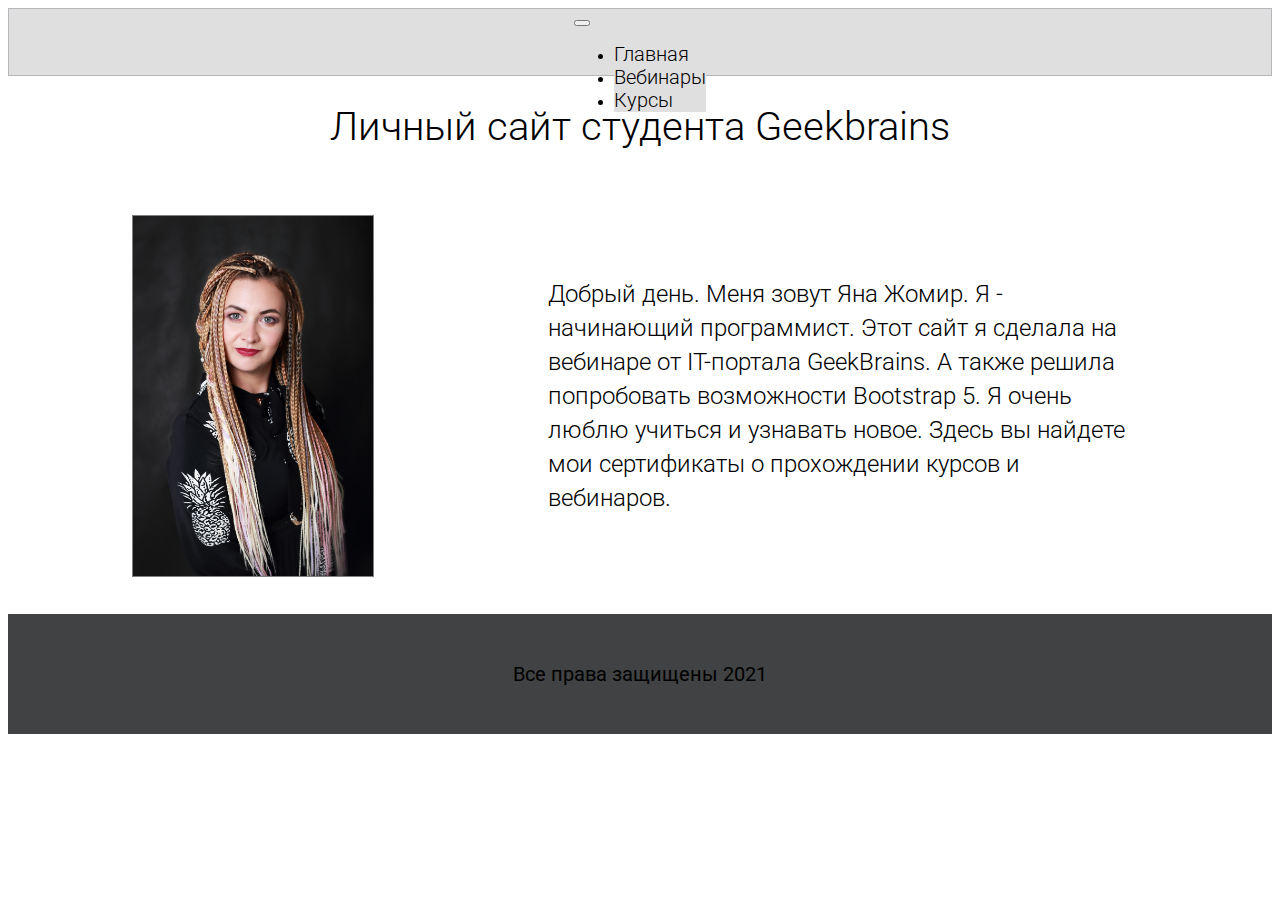
<file: html/personal_site_1/index.html>
<!DOCTYPE html>
<html lang="en">
<head>
    <meta charset="UTF-8">
    <meta http-equiv="X-UA-Compatible" content="IE=edge">
    <meta name="viewport" content="width=device-width, initial-scale=1.0">
    <title>Яна Жомир</title>
    <link rel="stylesheet" href="style.css">
    <link rel="preconnect" href="https://fonts.googleapis.com">
    <link rel="preconnect" href="https://fonts.gstatic.com" crossorigin>
    <link href="https://fonts.googleapis.com/css2?family=Roboto:wght@300;400&display=swap" rel="stylesheet">
    <link href="https://cdn.jsdelivr.net/npm/bootstrap@5.0.2/dist/css/bootstrap.min.css" rel="stylesheet" integrity="sha384-EVSTQN3/azprG1Anm3QDgpJLIm9Nao0Yz1ztcQTwFspd3yD65VohhpuuCOmLASjC" crossorigin="anonymous">
</head>
<body>
    <header>
        <nav class="navbar navbar-expand-lg navbar-light">
            <div class="container">
                <button class="navbar-toggler" type="button" data-bs-toggle="collapse" data-bs-target="#navbarContent"
                aria-controls="navbarContent" aria-expanded="false">
                    <span class="navbar-toggler-icon"></span>
                </button>
                <div class="collapse navbar-collapse" id="navbarContent">
                    <ul class="navbar-nav me-auto mb-2">
                        <li class="nav-item">
                            <a href="index.html" class="nav-link">Главная</a>
                        </li>
                        <li class="nav-item">
                            <a href="webinars.html" class="nav-link">Вебинары</a>
                        </li>
                        <li class="nav-item" >
                            <a href="courses.html" class="nav-link">Курсы</a>
                        </li>
                    </ul>
                </div>
            </div>
        </nav>
    </header>
    <h1>Личный сайт студента Geekbrains</h1>
    <main>
        <img src="img/IMG_4855.JPG" alt="photo">
        <p>Добрый день. Меня зовут Яна Жомир. Я - начинающий программист. 

            Этот сайт я сделала на вебинаре от IT-портала GeekBrains. А также решила попробовать возможности Bootstrap 5.
            
            Я очень люблю учиться и узнавать новое. Здесь вы найдете мои сертификаты о прохождении курсов и вебинаров.
        </p>
    </main>
    <footer>
        Все права защищены 2021
    </footer>

    <!-- JavaScript Bundle with Popper -->
    <script src="https://cdn.jsdelivr.net/npm/bootstrap@5.0.2/dist/js/bootstrap.bundle.min.js" integrity="sha384-MrcW6ZMFYlzcLA8Nl+NtUVF0sA7MsXsP1UyJoMp4YLEuNSfAP+JcXn/tWtIaxVXM" crossorigin="anonymous"></script>
</body>
</html>
</file>
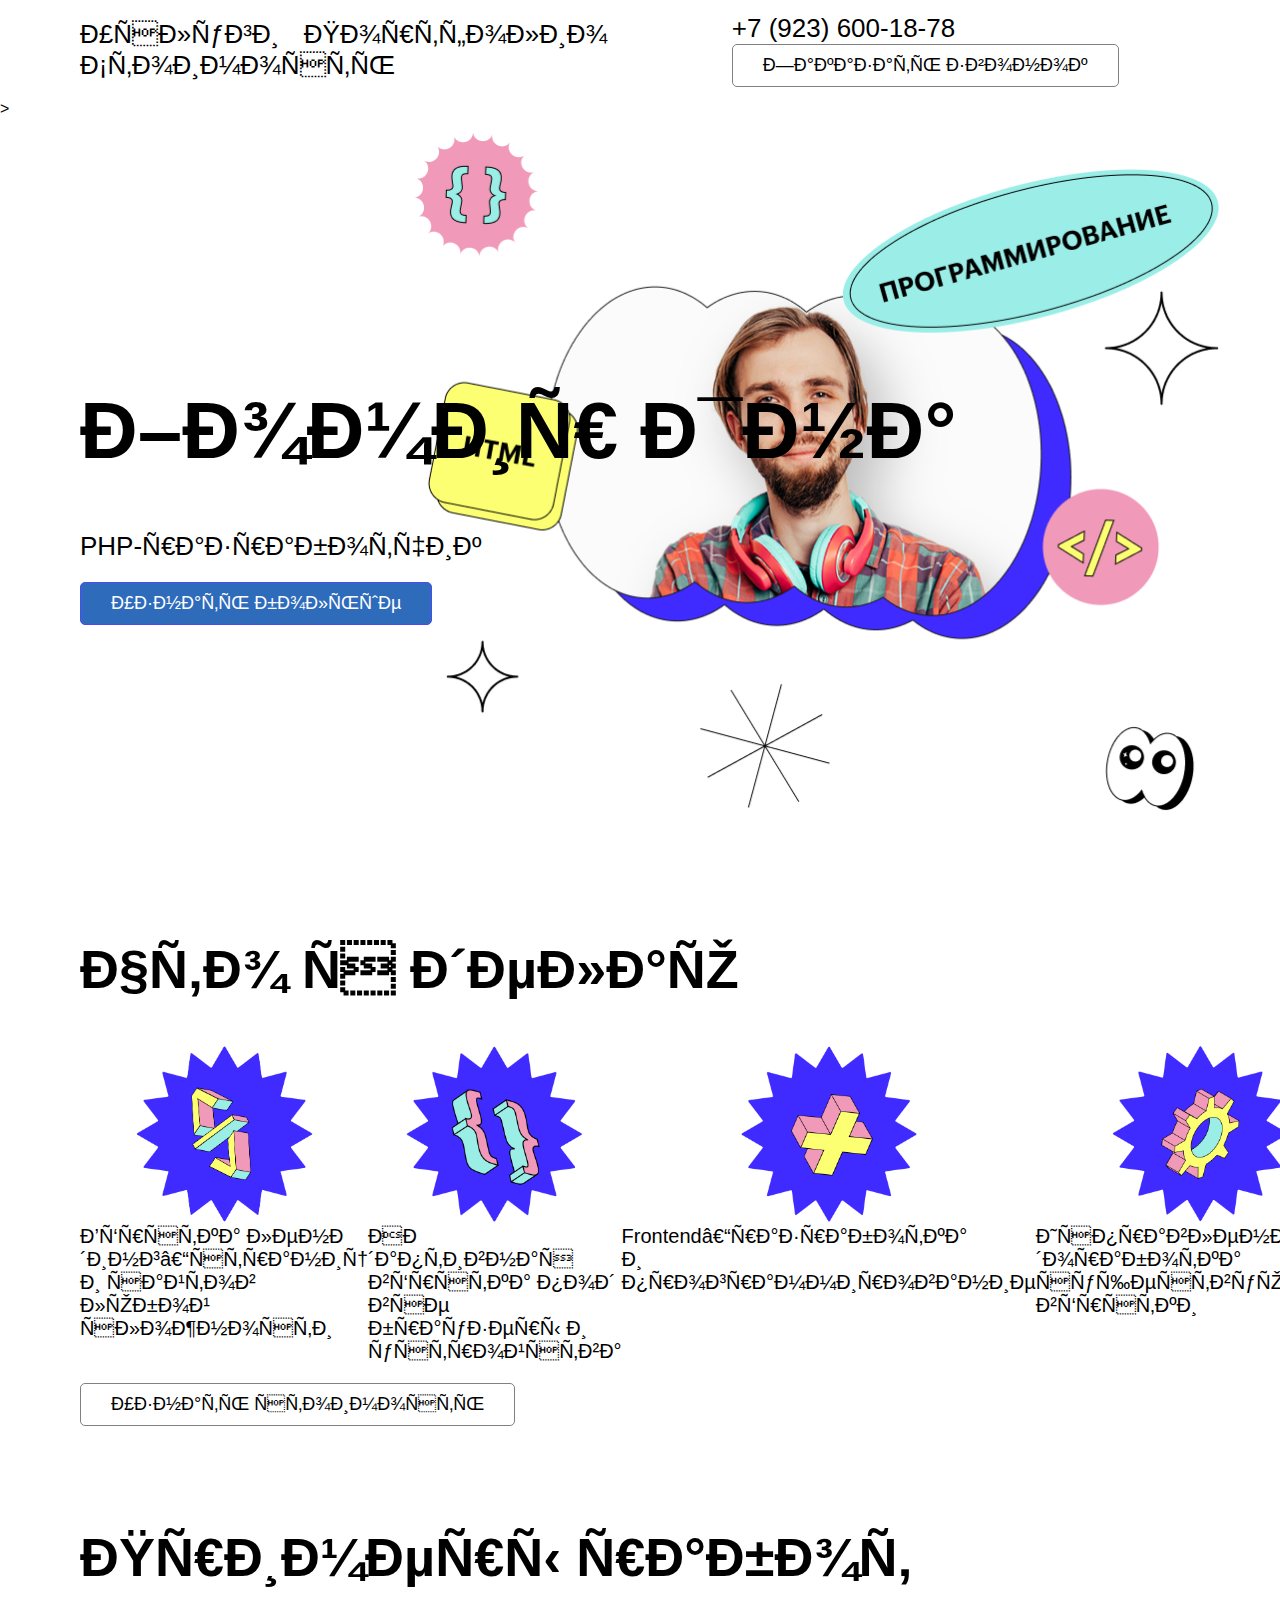
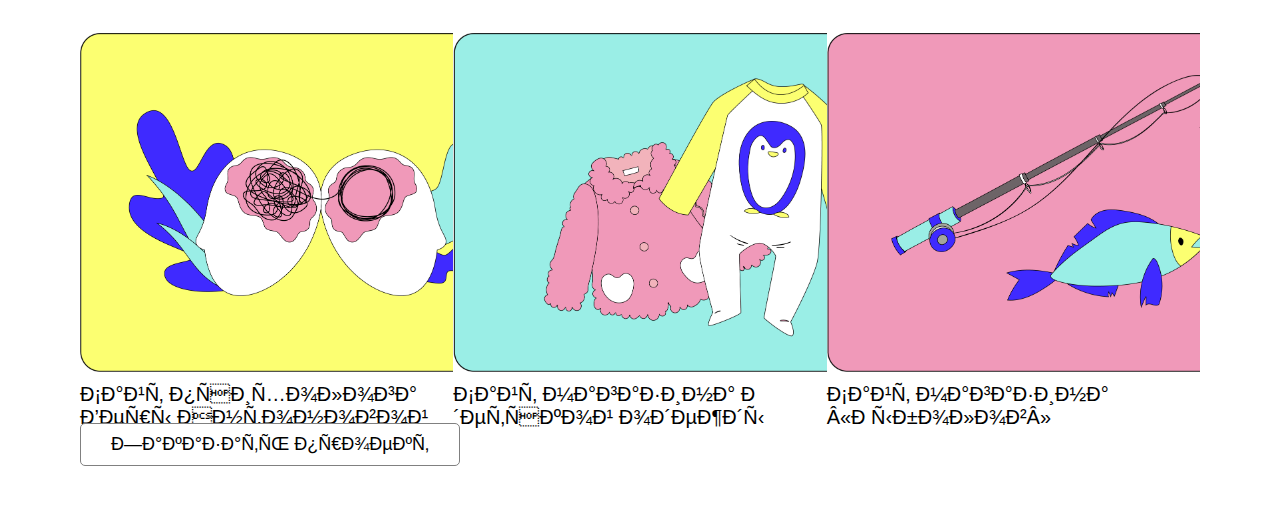
<file: html/personal_site_2/index.html>
<!DOCTYPE HTML>
<html>
 <head>
    <meta charset=utf-8">
    <title>Жомир Яна - официальный сайт</title>
    <script src="https://ajax.googleapis.com/ajax/libs/jquery/3.6.0/jquery.min.js"></script>
    <script>
        $(function(){
            $('.open-popup').on('click', function(){
                $('.popup-container').css('display','flex');
            });
            $('.close-button').on('click', function(){
                $('.popup-container').css('display','none');
            });
        });
    </script>
    <style> 
        * {
            font-family: Arial, Helvetica, sans-serif;
            box-sizing: border-box;
        }
        html, body {
            margin: 0;
        }
        header {
            height: 100px;
            display: flex; 
            justify-content: space-between;
            align-items: center;
        }
        a{
            text-decoration: none;
            color: black;
            font-size: 26px;
        }
        nav a{
            margin-right: 20px;
        }
        a:hover{
            text-decoration: underline;
        }
        h1{
            font-size: 80px;
        }
        h2{
            font-size: 54px;
            margin-top: 100px;
        }
        .fixed-container{
            width: 100%;
            margin-left: auto;
            margin-right: auto;
            padding-left: 80px;
            padding-right: 80px;
        }
        .light-button{
            background-color: white;
            padding-top: 10px;
            padding-right: 30px;
            padding-left: 30px;
            padding-bottom: 10px;
            border: 1px solid gray;
            border-radius: 5px;
            cursor: pointer;
            font-size: 18px;
        }
        .dark-button{
            background-color: rgb(46, 107, 187);
            padding-top: 10px;
            padding-right: 30px;
            padding-left: 30px;
            padding-bottom: 10px;
            border: 1px solid rgb(76, 74, 243);
            border-radius: 5px;
            color: white;
            margin-top: 20px;
            cursor: pointer;
            font-size: 18px;
        }
        .first-block{
            height: 720px;
            background-image: url('img/man.png');
            background-repeat: no-repeat;
            background-position: right 10% center;
            background-size: 837px 720px;
            display: flex;
            flex-direction: column;
            justify-content: center;
            align-items:flex-start;
        }
        .first-block div{
            font-size: 26px;
        }
        .services-block{
            margin-bottom: 50px;
        }
        .services-container{
            display: flex;
            flex-direction: row;
            justify-content: space-between;
            margin-bottom: 20px;
        }
        .services-container > div{
            padding-top: 180px;
            background-position: center top;
            background-repeat: no-repeat;
            background-size: 177px;
            font-size: 20px;
        }
        .service-1{
            background-image: url('img/1.png');
        }
        .service-2{
            background-image: url('img/2.png');
        }
        .service-3{
            background-image: url('img/3.png');
        }
        .service-4{
            background-image: url('img/4.png');
        }
        .portfolio-block{
            margin-bottom: 50px;
        }
        .portfolio-container{
            display: flex;
            flex-direction: row;
            justify-content: space-between;
            margin-bottom: 20px;
        }
        .portfolio-container > div{
            padding-top: 350px;
            background-position: left top;
            background-repeat: no-repeat;
            background-size: 502.61px 338.97px;
            font-size: 20px;
            width: 502.61px;
            height: 338.97px;
            margin-bottom: 20px;
        }
        .portfolio-1{
            background-image: url('img/e1.png');
            
        }
        .portfolio-2{
            background-image: url('img/e2.png');
        }
        .portfolio-3{
            background-image: url('img/e3.png');
        }
        .popup-container{
            position: fixed;
            z-index: 10;
            width: 100%;
            height: 100%;
            background-color: #000000ba;
            display: none;
            justify-content: center;
            align-items: center;
        }
        .popup{
            background-color: white;
            border-radius: 10px;
            padding: 30px;
            width: 250px;
            position: relative;
        }
        .popup h2{
            margin-top: 0px;
            font-size: 20px;
        }
        .popup input{
            display: block;
            font-size: 18px;
            width: 190px;
            margin-bottom: 10px;
            padding-left: 5px;
        }
        .close-button{
            position: absolute;
            top: 10px;
            right: 10px;
            width: 16px;
            height: 16px;
            background-image: url('img/close.png');
            background-position: center center;
            background-repeat: no-repeat;
            background-size: contain;
        }
    </style>
 </head>
 <body>
     <div class="popup-container">
        <div class="popup">
            <a href='#' class="close-button"></a>
            <h2>Оставьте заявку</h2>
             <input type="text" placeholder="Ваше имя:"> 
             <input type="email" placeholder="Ваш e-mail:"> 
             <button class="light-button">Отправить</button>
        </div>
     </div>
  <header class="fixed-container">
        <nav>
            <a href="#">Услуги</a>
            <a href="#">Портфолио</a>
            <a href="#">Стоимость</a>
        </nav>
        <div> 
            <a href="tel:+79236001878"> +7 (923) 600-18-78</a>
            &nbsp;&nbsp;&nbsp;&nbsp;
            <button class="light-button open-popup">Заказать звонок</button>
        </div>
  </header>>
  <section class="fixed-container first-block">
      <h1>Жомир Яна</h1>
      <div>PHP-разработчик</div>
      <button class="dark-button">Узнать больше</button>
  </section>
  <section class="fixed-container services-block">
      <h2>Что я делаю</h2>
      <div class="services-container">
        <div class="service-1">
            Вёрстка лендинг–страниц <br>
            и сайтов любой сложности
        </div>
        <div class="service-2">
            Адаптивная вёрстка под<br>
            все браузеры и устройства
        </div>
        <div class="service-3">
            Frontend–разработка<br>
            и программирование
        </div>
        <div class="service-4">
            Исправление и доработка<br>
            существующей вёрстки
        </div>
      </div>
      <button class="light-button open-popup">
          Узнать стоимость
        </button>
  </section>
  <section class="fixed-container portfolio-block">
    <h2>Примеры работ</h2>
    <div class="portfolio-container">
      <div class="portfolio-1">
          Сайт психолога Веры Антоновой
      </div>
      <div class="portfolio-2">
          Сайт магазина детской одежды 
      </div>
      <div class="portfolio-3">
          Сайт магазина «Рыболов»
      </div>
    </div>
    <button class="light-button">
        Заказать проект
    </button>
</section>
 </body>
</html>
</file>
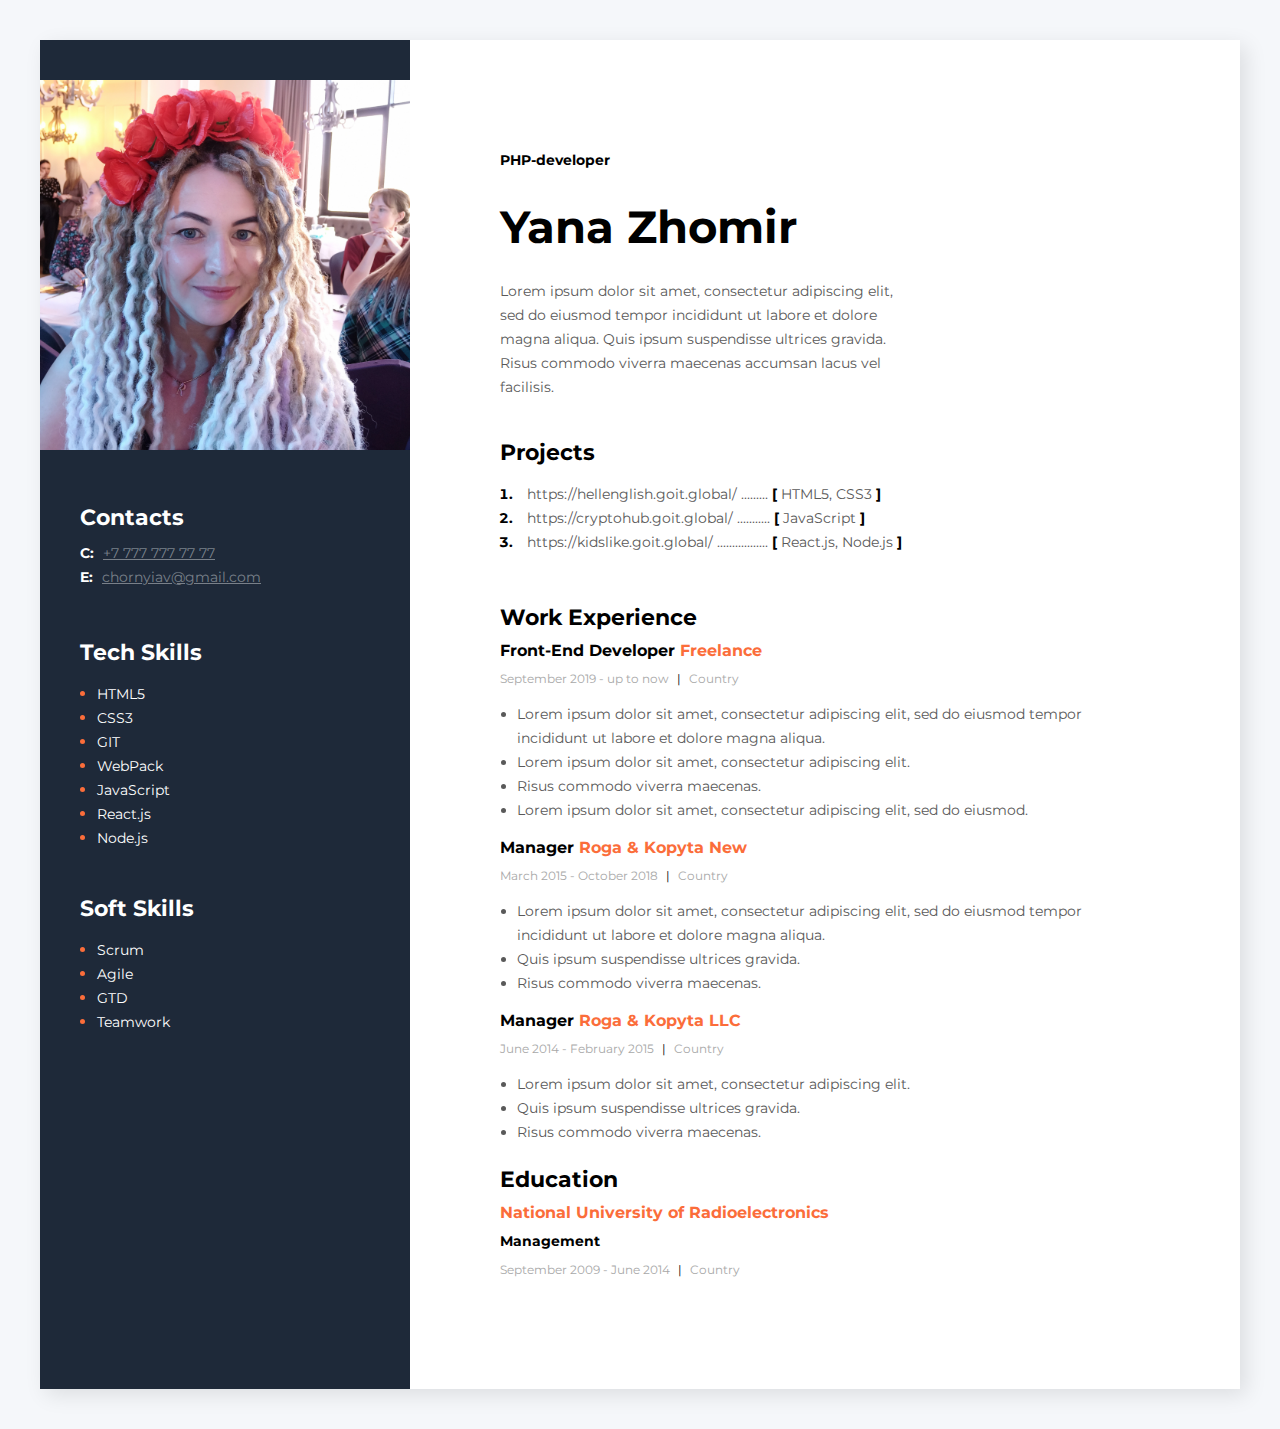
<file: html/personal_site_3/index.html>
<!DOCTYPE html>
<html lang="en">
<head>
    <meta charset="UTF-8">
    <meta http-equiv="X-UA-Compatible" content="IE=edge">
    <meta name="viewport" content="width=device-width, initial-scale=1.0">
    <title>My resume</title>
    <link rel="preconnect" href="https://fonts.googleapis.com">
    <link rel="preconnect" href="https://fonts.gstatic.com" crossorigin>
    <link href="https://fonts.googleapis.com/css2?family=Montserrat:wght@400;700&display=swap" rel="stylesheet">
    <link rel="stylesheet" href="css/style.css">
</head>
<body>
    <!-- main container -->
    <div class="main-container">
        <!-- main content section -->
        <div class="main-content-section">
            <!-- about me section -->
            <div class="about-me-section">
                <h2 class="about-me-profession">PHP-developer</h2>
                <h1 class="about-me-name">Yana Zhomir</h1>
                <p class="about-me-description">Lorem ipsum dolor sit amet, consectetur adipiscing elit, sed do eiusmod tempor incididunt ut labore et dolore magna aliqua. Quis ipsum suspendisse ultrices gravida. Risus commodo viverra maecenas accumsan lacus vel facilisis. </p>
            </div>
            <!-- my project section -->
            <div class="my-project-section">
                <h3 class="main-content-title">Projects</h3>
                <ol class="my-projects-list">
                    <li class="my-projects-item">
                        <span class="my-projects-text">
                            <a href="https://hellenglish.goit.global/" class="my-projects-link">https://hellenglish.goit.global/</a> 
                            .........
                            <span class="my-projects-bracket">[</span> HTML5, CSS3 <span class="my-projects-bracket">]</span> 
                        </span>
                    </li>
                    <li class="my-projects-item">
                        <span class="my-projects-text">
                            <a href="https://cryptohub.goit.global/" class="my-projects-link">https://cryptohub.goit.global/</a>  
                            ...........
                            <span class="my-projects-bracket">[ </span>JavaScript <span class="my-projects-bracket"> ]</span>
                        </span>
                    </li>
                    <li class="my-projects-item">
                        <span class="my-projects-text">
                            <a href="https://kidslike.goit.global/" class="my-projects-link">https://kidslike.goit.global/</a> 
                            .................
                            <span class="my-projects-bracket">[ </span> React.js, Node.js <span class="my-projects-bracket"> ]</span>
                        </span>
                    </li>
                </ol>
            </div>
            <!-- my work experience section -->
            <div class="my-work-experience">
                <h3 class="main-content-title">Work Experience</h3>
                <!-- company 3 -->
                <div class="my-work-experience-company-block">
                    <h4 class="my-work-experience-position">Front-End Developer <span class="my-work-experience-company">Freelance</span> </h4>
                    <p class="my-work-experience-period">September 2019 - up to now   <span class="my-work-experience-devider">|</span>   Country</p>
                    <ul class="my-work-experience-duties">
                        <li class="my-work-experience-duty"> Lorem ipsum dolor sit amet, consectetur adipiscing elit, sed do eiusmod tempor incididunt ut labore et dolore magna aliqua.</li>
                        <li class="my-work-experience-duty">Lorem ipsum dolor sit amet, consectetur adipiscing elit.</li>
                        <li class="my-work-experience-duty">Risus commodo viverra maecenas. </li>
                        <li class="my-work-experience-duty">Lorem ipsum dolor sit amet, consectetur adipiscing elit, sed do eiusmod. </li>
                    </ul>
                </div>
                
                <!-- company 2 -->
                <div class="my-work-experience-company-block">
                    <h4 class="my-work-experience-position">Manager <span class="my-work-experience-company">Roga & Kopyta New</span> </h4>
                    <p class="my-work-experience-period">March 2015 - October 2018   <span class="my-work-experience-devider">|</span>   Country</p>
                    <ul class="my-work-experience-duties">
                        <li class="my-work-experience-duty">Lorem ipsum dolor sit amet, consectetur adipiscing elit, sed do eiusmod tempor incididunt ut labore et dolore magna aliqua.</li>
                        <li class="my-work-experience-duty">Quis ipsum suspendisse ultrices gravida.</li>
                        <li class="my-work-experience-duty">Risus commodo viverra maecenas. </li>
                    </ul>
                </div>

                <!-- company 1 -->
                <div class="my-work-experience-company-block">
                    <h4 class="my-work-experience-position">Manager <span class="my-work-experience-company">Roga & Kopyta LLC</span></h4>
                    <p class="my-work-experience-period">June 2014 - February 2015   <span class="my-work-experience-devider">|</span>   Country</p>
                    <ul class="my-work-experience-duties">
                        <li class="my-work-experience-duty">Lorem ipsum dolor sit amet, consectetur adipiscing elit.</li>
                        <li class="my-work-experience-duty">Quis ipsum suspendisse ultrices gravida.</li>
                        <li class="my-work-experience-duty">Risus commodo viverra maecenas.</li>
                    </ul>
                </div>    
            </div>
            <!-- education section -->
            <div class="education">
                <h3 class="main-content-title">Education</h3>
                <div>
                    <h4 class="education-university">National University of Radioelectronics</h4>
                    <h4 class="education-speciality">Management</h4> 
                    <p class="education-period">September 2009 - June 2014   <span class="education-devider">|</span>   Country</p>
                </div>
            </div>
        </div>
        <!-- sidebar section -->
        <aside class="sidebar-section">
            <img src="img/IMG_20200301_162151.jpg" alt="my photo" width="370px">
            <!-- contacts section -->
            <div class="contacts-section">
                <h3 class="sidebar-section-title">Contacts</h3>
                <div>
                    <span class="contacts-section-type">C:</span> 
                    <a class="contacts-section-link" href="tel:+77777777777"> +7 777 777 77 77</a>
                </div>
                <div>
                    <span class="contacts-section-type">E:</span> 
                    <a class="contacts-section-link" href="mailto:chornyiav@gmail.com">chornyiav@gmail.com</a> 
                </div>    
            </div>
            <!-- tech skills section -->
            <div class="tech-skills-section">
                <h3 class="sidebar-section-title">Tech Skills</h3>
                <ul class="tech-skills-list">
                    <li class="tech-skills-item"> <span class="tech-skills-item-text">HTML5</span></li>
                    <li class="tech-skills-item"><span class="tech-skills-item-text">CSS3</span></li>
                    <li class="tech-skills-item"><span class="tech-skills-item-text">GIT</span></li>
                    <li class="tech-skills-item"><span class="tech-skills-item-text">WebPack</span></li>
                    <li class="tech-skills-item"><span class="tech-skills-item-text">JavaScript</span></li>
                    <li class="tech-skills-item"><span class="tech-skills-item-text">React.js</span></li>
                    <li class="tech-skills-item"><span class="tech-skills-item-text">Node.js</span></li>
                </ul>
            </div>
            <!-- soft skills section -->
            <div class="soft-skills-section">
                <h3 class="sidebar-section-title">Soft Skills</h3>
                <ul class="soft-skills-list">
                    <li class="soft-skills-item"> <span class="soft-skills-item-text">Scrum</span> </li>
                    <li class="soft-skills-item"><span class="soft-skills-item-text">Agile</span></li>
                    <li class="soft-skills-item"><span class="soft-skills-item-text">GTD</span></li>
                    <li class="soft-skills-item"><span class="soft-skills-item-text">Teamwork</span></li>
                </ul>
            </div>
        </aside>
    </div>
</body>
</html>
</file>
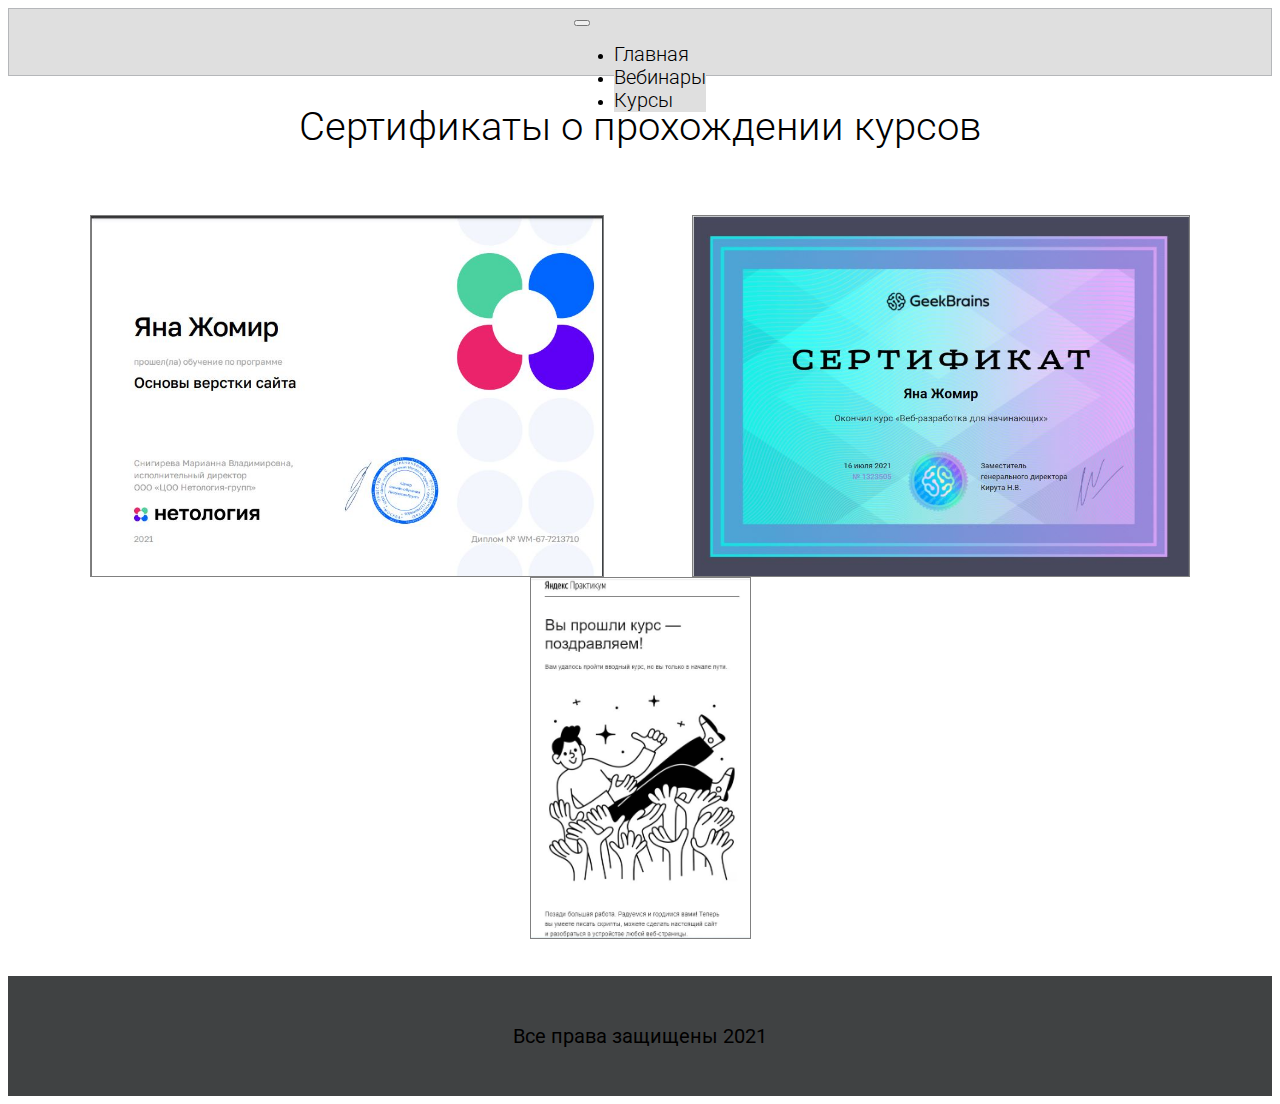
<file: html/personal_site_1/courses.html>
<!DOCTYPE html>
<html lang="en">
<head>
    <meta charset="UTF-8">
    <meta http-equiv="X-UA-Compatible" content="IE=edge">
    <meta name="viewport" content="width=device-width, initial-scale=1.0">
    <title>Курсы</title>
    <link rel="stylesheet" href="style.css">
    <link rel="preconnect" href="https://fonts.googleapis.com">
    <link rel="preconnect" href="https://fonts.gstatic.com" crossorigin>
    <link href="https://fonts.googleapis.com/css2?family=Roboto:wght@300;400&display=swap" rel="stylesheet">
    <link href="https://cdn.jsdelivr.net/npm/bootstrap@5.0.2/dist/css/bootstrap.min.css" rel="stylesheet" integrity="sha384-EVSTQN3/azprG1Anm3QDgpJLIm9Nao0Yz1ztcQTwFspd3yD65VohhpuuCOmLASjC" crossorigin="anonymous">
</head>
<body>
    <header>
        <nav class="navbar navbar-expand-lg navbar-light">
            <div class="container">
                <button class="navbar-toggler" type="button" data-bs-toggle="collapse" data-bs-target="#navbarContent"
                aria-controls="navbarContent" aria-expanded="false">
                    <span class="navbar-toggler-icon"></span>
                </button>
                <div class="collapse navbar-collapse" id="navbarContent">
                    <ul class="navbar-nav me-auto mb-2">
                        <li class="nav-item">
                            <a href="index.html" class="nav-link">Главная</a>
                        </li>
                        <li class="nav-item">
                            <a href="webinars.html" class="nav-link">Вебинары</a>
                        </li>
                        <li class="nav-item" >
                            <a href="courses.html" class="nav-link">Курсы</a>
                        </li>
                    </ul>
                </div>
            </div>
        </nav>
    </header>
    <h1>Сертификаты о прохождении курсов</h1>
    <main>
        <img src="img/Нетология.JPG" alt="Курс нетология">
        <img src="img/GB1.JPG" alt="Курс GeekBrains">
        <img src="img/ЯП.JPG" alt="Курс Яндекси практикум">
    </main>
    <footer>
        Все права защищены 2021
    </footer>

        <!-- JavaScript Bundle with Popper -->
        <script src="https://cdn.jsdelivr.net/npm/bootstrap@5.0.2/dist/js/bootstrap.bundle.min.js" integrity="sha384-MrcW6ZMFYlzcLA8Nl+NtUVF0sA7MsXsP1UyJoMp4YLEuNSfAP+JcXn/tWtIaxVXM" crossorigin="anonymous"></script>
</body>
</html>
</file>
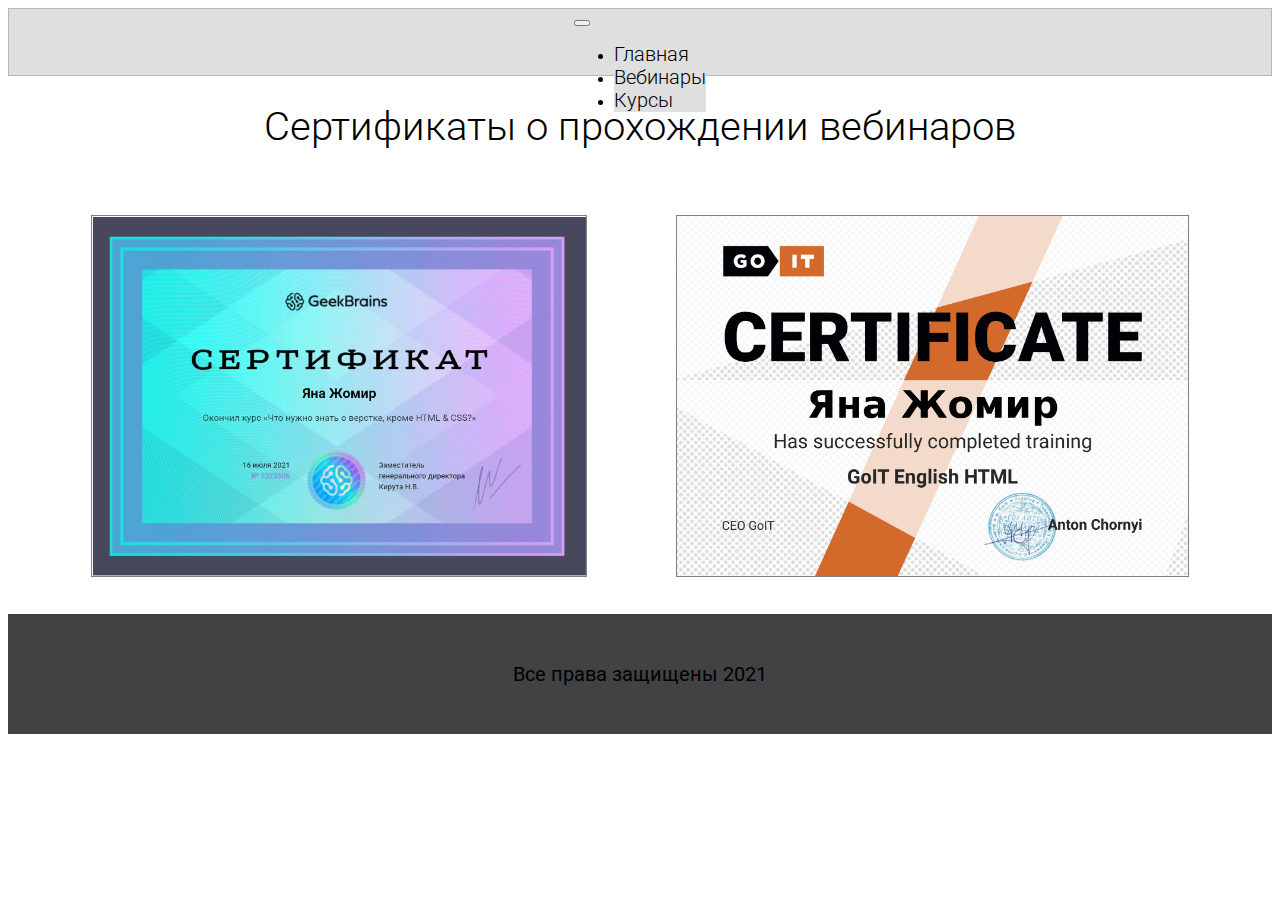
<file: html/personal_site_1/webinars.html>
<!DOCTYPE html>
<html lang="en">
<head>
    <meta charset="UTF-8">
    <meta http-equiv="X-UA-Compatible" content="IE=edge">
    <meta name="viewport" content="width=device-width, initial-scale=1.0">
    <title>Вебинары</title>
    <link rel="stylesheet" href="style.css">
    <link rel="preconnect" href="https://fonts.googleapis.com">
    <link rel="preconnect" href="https://fonts.gstatic.com" crossorigin>
    <link href="https://fonts.googleapis.com/css2?family=Roboto:wght@300;400&display=swap" rel="stylesheet">
    <link href="https://cdn.jsdelivr.net/npm/bootstrap@5.0.2/dist/css/bootstrap.min.css" rel="stylesheet" integrity="sha384-EVSTQN3/azprG1Anm3QDgpJLIm9Nao0Yz1ztcQTwFspd3yD65VohhpuuCOmLASjC" crossorigin="anonymous">
</head>
<body>
    <header>
        <nav class="navbar navbar-expand-lg navbar-light">
            <div class="container">
                <button class="navbar-toggler" type="button" data-bs-toggle="collapse" data-bs-target="#navbarContent"
                aria-controls="navbarContent" aria-expanded="false">
                    <span class="navbar-toggler-icon"></span>
                </button>
                <div class="collapse navbar-collapse" id="navbarContent">
                    <ul class="navbar-nav me-auto mb-2">
                        <li class="nav-item">
                            <a href="index.html" class="nav-link">Главная</a>
                        </li>
                        <li class="nav-item">
                            <a href="webinars.html" class="nav-link">Вебинары</a>
                        </li>
                        <li class="nav-item" >
                            <a href="courses.html" class="nav-link">Курсы</a>
                        </li>
                    </ul>
                </div>
            </div>
        </nav>
    </header>
    <h1>Сертификаты о прохождении вебинаров</h1>
    <main>
        <img src="img/GB2.JPG" alt="Вебинар GeekBrains">
        <img src="img/certificate.png" alt="HTML теги">
    </main>
    <footer>
        Все права защищены 2021
    </footer>

        <!-- JavaScript Bundle with Popper -->
        <script src="https://cdn.jsdelivr.net/npm/bootstrap@5.0.2/dist/js/bootstrap.bundle.min.js" integrity="sha384-MrcW6ZMFYlzcLA8Nl+NtUVF0sA7MsXsP1UyJoMp4YLEuNSfAP+JcXn/tWtIaxVXM" crossorigin="anonymous"></script>
</body>
</html>
</file>
<file: html/personal_site_1/style.css>
h1 {
    text-align: center;
    font-family: Roboto;
    font-style: normal;
    font-weight: 300;
    font-size: 40px;
    line-height: 47px;
    color: #000000;
}

a {
    font-family: Roboto;
    font-style: normal;
    font-weight: 300;
    font-size: 20px;
    line-height: 23px;
    text-align: center;
    color: #000000;
    text-decoration: none;
}

p {
    font-family: Roboto;
    font-style: normal;
    font-weight: 300;
    font-size: 24px;
    line-height: 34px;
    color: #000000;
    width: 600px;
}

header {
    background: #DFDFDF;
    border: 1px solid #B5B7BA;
    box-sizing: border-box;
    height: 68px;
    display: flex;
    justify-content: space-around;
}

li{
    background-color: #DFDFDF;
}

main {
    display: flex;
    justify-content: space-around;
    align-items: center;
    padding: 3%;
    flex-wrap: wrap;
}

img {
    height: 360px;
    border: 1px solid grey;
}

footer {
    background: #404243;
    height: 120px;
    font-family: Roboto;
    font-style: normal;
    font-weight: normal;
    font-size: 20px;
    line-height: 23px;
    display: flex;
    justify-content: center;
    align-items: center;
}
</file>
<file: html/personal_site_3/css/style.css>
body{
    background-color: #F5F7FA;
    font-family: Montserrat;
}

.main-container{
    display: flex;
    flex-direction: row-reverse;
    width: 1200px;
    background-color: #fff;
    margin: 40px auto;
    box-shadow: 6px 6px 20px rgba(0, 0, 0, 0.1);
}

/* main content section */

.main-content-section{
    padding: 100px 90px;
}

.main-content-title{
    font-style: normal;
    font-weight: bold;
    font-size: 22px;
    line-height: 27px;
    color: #000000;
    margin-bottom: 10px;
}

/* about me section */

.about-me-section{
    margin-bottom: 40px;
}

.about-me-profession{
    font-style: normal;
    font-weight: bold;
    font-size: 14px;
    line-height: 17px;
    color: #000;
    margin-bottom: 20px;
}

.about-me-name{
    font-style: normal;
    font-weight: bold;
    font-size: 45px;
    line-height: 55px;
    color: #000;
    margin-bottom: 25px;
}

.about-me-description{
    font-style: normal;
    font-weight: normal;
    font-size: 14px;
    line-height: 24px;
    color: #595959;
    width: 400px;
}

/* my project section */

.my-project-section{
    margin-bottom: 50px;
}

.my-projects-list{
    padding: 0 0 0 17px;
}

.my-projects-item{
    font-style: normal;
    font-weight: bold;
    font-size: 14px;
    line-height: 24px;
    color: #000000;
}

.my-projects-text{
    font-style: normal;
    font-weight: normal;
    font-size: 14px;
    line-height: 24px;
    color: #595959;
    margin-left: 10px;
}

.my-projects-link{
    font-style: normal;
    font-weight: normal;
    font-size: 14px;
    line-height: 24px;
    color: #595959;
    text-decoration: none;
}

.my-projects-bracket{
    font-style: normal;
    font-weight: bold;
    font-size: 14px;
    line-height: 24px;
    color: #000000;
}

/* my work experience section */
.my-work-experience-company-block{
    margin: 0 0 15px 0;
}

.my-work-experience-company{
    color: #FB6D3A;
}

.my-work-experience-position{
    font-style: normal;
    font-weight: bold;
    font-size: 16px;
    line-height: 20px;
    color: #000000;
    margin: 0 0 10px 0;
}

.my-work-experience-period{
    font-style: normal;
    font-weight: normal;
    font-size: 12px;
    line-height: 15px;
    color: #A8A8A8;
    margin: 0 0 10px 0;
}

.my-work-experience-devider{
    color: #000000;
    margin: 0 5px;
}

.my-work-experience-duties{
    padding: 0 0 0 17px;
}

.my-work-experience-duty{
    font-style: normal;
    font-weight: normal;
    font-size: 14px;
    line-height: 24px;
    color: #595959;
}

/* education */

.education-university{
    font-style: normal;
    font-weight: bold;
    font-size: 16px;
    line-height: 20px;
    color: #FB6D3A;
    margin: 0 0 10px 0;
}

.education-speciality{
    font-style: normal;
    font-weight: bold;
    font-size: 14px;
    line-height: 17px;
    color: #000000;
    margin: 0 0 10px 0;
}

.education-period{
    font-style: normal;
    font-weight: normal;
    font-size: 12px;
    line-height: 15px;
    color: #A8A8A8;
}

.education-devider{
    color: #000000;
    margin: 0 5px;
}

/* sidebar section */
.sidebar-section{
    background-color: #1E2939;
    width: 370px;
    padding: 40px 0 40px 0;
    color: #FFFFFF;
}

.contacts-section, .tech-skills-section{
    margin: 50px 0 0 40px;
}

.sidebar-section-title{
    font-style: normal;
    font-weight: bold;
    font-size: 22px;
    line-height: 27px;
    margin-bottom: 10px;
}

/* contacts section */

.contacts-section-type{
    font-style: normal;
    font-weight: bold;
    font-size: 14px;
    line-height: 24px;
    margin-right: 5px;
}

.contacts-section-link{
    font-style: normal;
    font-weight: normal;
    font-size: 14px;
    line-height: 24px;
    text-decoration-line: underline;
    color: #798089;
}

/* tech skills section  */

.tech-skills-list, .soft-skills-list{
    padding: 0 0 0 17px;
}

.tech-skills-item, .soft-skills-item{
    color:#FB6D3A;
}

.tech-skills-item-text, .soft-skills-item-text{
    font-style: normal;
    font-weight: normal;
    font-size: 14px;
    line-height: 24px;
    color: #FFFFFF;
}

/* soft skills section */

.soft-skills-section{
    margin: 45px 0 0 40px; 
}
</file>
